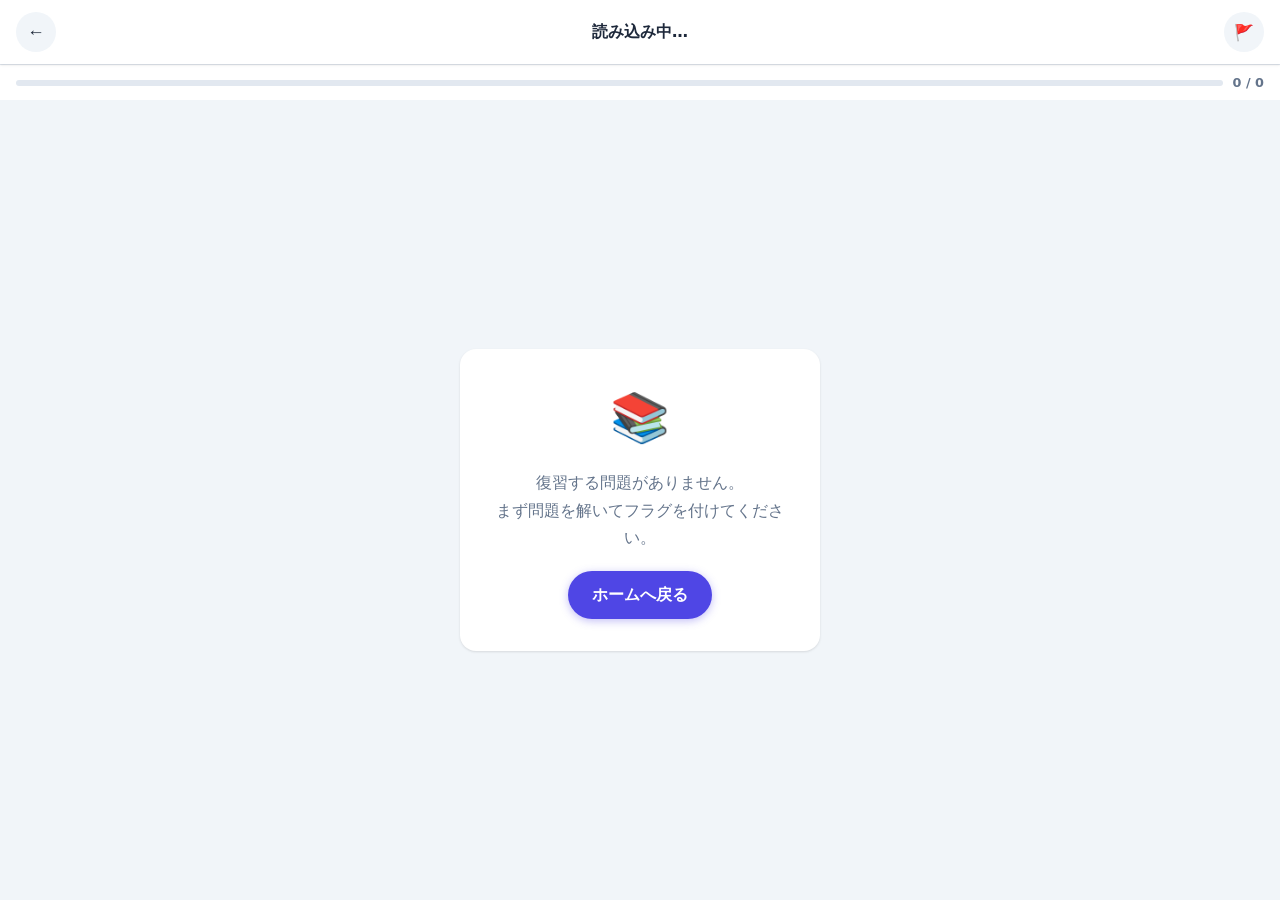
<file: quiz.html>
<!DOCTYPE html>
<html lang="ja">
<head>
  <meta charset="UTF-8" />
  <meta name="viewport" content="width=device-width, initial-scale=1.0" />
  <title>Phrase Master — クイズ</title>
  <link rel="stylesheet" href="css/style.css" />
</head>
<body class="quiz-page">

  <!-- ── Header ── -->
  <header class="quiz-header">
    <button id="btn-back" class="btn-icon" title="ホームへ戻る" aria-label="ホームへ戻る">←</button>
    <div class="quiz-title">
      <span id="theme-name">読み込み中…</span>
    </div>
    <button id="btn-flag" class="btn-icon btn-flag" title="フラグを付ける" aria-label="フラグを付ける">🚩</button>
  </header>

  <!-- ── Progress bar ── -->
  <div class="progress-wrap">
    <div class="progress-bar-outer">
      <div id="progress-bar" class="progress-bar-inner" style="width:0%"></div>
    </div>
    <span id="counter" class="counter-text">0 / 0</span>
  </div>

  <!-- ── Quiz content ── -->
  <main id="quiz" class="quiz-main">

    <!-- Japanese prompt -->
    <div class="card japanese-card">
      <div class="japanese-label">日本語</div>
      <div id="japanese" class="japanese-text">…</div>
    </div>

    <!-- Answer slots -->
    <div class="section-label">英語の答えを正しい順に並べてください</div>
    <div id="slots" class="slots-container" role="group" aria-label="回答スロット"></div>

    <!-- Inline feedback -->
    <div id="feedback" class="feedback" role="status" aria-live="polite"></div>

    <!-- Word bank -->
    <div class="section-label">単語を選んでください（タップで配置・配置済みをタップで戻す）</div>
    <div id="word-bank" class="word-bank" role="group" aria-label="単語バンク"></div>

    <!-- Action buttons -->
    <div class="quiz-actions">
      <button id="btn-skip" class="btn btn-secondary" style="display:none">正解を表示してスキップ</button>
      <button id="btn-replay" class="btn btn-secondary" style="display:none">🔊 もう一度聞く</button>
      <a id="btn-google" class="btn btn-google" target="_blank" rel="noopener noreferrer" style="display:none">🔍 検索</a>
      <button id="btn-next" class="btn btn-primary" style="display:none">次へ →</button>
    </div>

  </main>

  <!-- ── No questions message ── -->
  <div id="no-questions" class="no-questions" style="display:none">
    <div class="card" style="max-width:360px;width:100%;text-align:center;padding:32px 24px">
      <div class="no-q-icon">📚</div>
      <p style="color:var(--text-sub);margin-bottom:20px;line-height:1.7">
        復習する問題がありません。<br>
        まず問題を解いてフラグを付けてください。
      </p>
      <a href="index.html" class="btn btn-primary">ホームへ戻る</a>
    </div>
  </div>

  <!-- ── Results overlay ── -->
  <div id="results" class="results" style="display:none" role="dialog" aria-modal="true" aria-label="結果">
    <div class="results-card">
      <div class="results-icon">🎓</div>
      <h2>セッション完了！</h2>
      <div class="results-stats">
        <div class="result-stat">
          <span id="result-total" class="stat-num">0</span>
          <span class="stat-label">問</span>
        </div>
        <div class="result-stat success">
          <span id="result-correct" class="stat-num">0</span>
          <span class="stat-label">正解</span>
        </div>
        <div class="result-stat danger">
          <span id="result-wrong" class="stat-num">0</span>
          <span class="stat-label">不正解</span>
        </div>
      </div>
      <div class="results-actions">
        <button id="btn-home" class="btn btn-primary">ホームへ戻る</button>
        <button id="btn-review-flagged" class="btn btn-secondary" style="display:none">🚩 フラグ済みを復習</button>
      </div>
    </div>
  </div>

  <script src="js/storage.js"></script>
  <script src="js/tts.js"></script>
  <script src="js/quiz.js"></script>
</body>
</html>
</file>
<file: css/style.css>
/* ===================================================
   PHRASE MASTER — style.css
   =================================================== */

/* === RESET & BASE === */
*, *::before, *::after {
  box-sizing: border-box;
  margin: 0;
  padding: 0;
}

html {
  font-size: 16px;
  -webkit-text-size-adjust: 100%;
}

body {
  font-family: system-ui, -apple-system, 'Segoe UI', Roboto, sans-serif;
  background: var(--bg);
  color: var(--text);
  min-height: 100vh;
  line-height: 1.5;
}

/* === CSS VARIABLES === */
:root {
  --primary: #4F46E5;
  --primary-light: #EEF2FF;
  --primary-dark: #3730A3;
  --success: #10B981;
  --success-light: #D1FAE5;
  --success-border: #6EE7B7;
  --danger: #EF4444;
  --danger-light: #FEE2E2;
  --danger-border: #FCA5A5;
  --warning: #F59E0B;
  --warning-light: #FEF3C7;
  --gray: #94A3B8;
  --gray-light: #F1F5F9;
  --text: #1E293B;
  --text-sub: #64748B;
  --bg: #F1F5F9;
  --card: #FFFFFF;
  --border: #E2E8F0;
  --shadow: 0 1px 3px rgba(0, 0, 0, 0.08), 0 1px 2px rgba(0, 0, 0, 0.04);
  --shadow-md: 0 4px 6px rgba(0, 0, 0, 0.07), 0 2px 4px rgba(0, 0, 0, 0.05);
}

/* === CARD === */
.card {
  background: var(--card);
  border-radius: 16px;
  padding: 20px;
  box-shadow: var(--shadow);
}

/* === BUTTONS === */
.btn {
  display: inline-flex;
  align-items: center;
  justify-content: center;
  gap: 6px;
  padding: 12px 24px;
  border: none;
  border-radius: 999px;
  font-size: 1rem;
  font-weight: 600;
  cursor: pointer;
  transition: background 0.15s, transform 0.1s, box-shadow 0.15s;
  text-decoration: none;
  white-space: nowrap;
  -webkit-tap-highlight-color: transparent;
}

.btn:disabled {
  opacity: 0.45;
  cursor: not-allowed;
  transform: none !important;
}

.btn-primary {
  background: var(--primary);
  color: #fff;
  box-shadow: 0 2px 8px rgba(79, 70, 229, 0.35);
}
.btn-primary:hover:not(:disabled) {
  background: var(--primary-dark);
  transform: translateY(-1px);
  box-shadow: 0 4px 12px rgba(79, 70, 229, 0.4);
}
.btn-primary:active:not(:disabled) { transform: translateY(0); }

.btn-secondary {
  background: var(--gray-light);
  color: var(--text);
  border: 2px solid var(--border);
}
.btn-secondary:hover:not(:disabled) { background: var(--border); }

.btn-ghost {
  background: transparent;
  color: var(--text-sub);
  border: 1px solid var(--border);
}
.btn-ghost:hover:not(:disabled) {
  color: var(--danger);
  border-color: var(--danger);
  background: var(--danger-light);
}

.btn-sm { padding: 8px 16px; font-size: 0.875rem; }

.btn-icon {
  width: 40px;
  height: 40px;
  border: none;
  border-radius: 50%;
  background: var(--gray-light);
  cursor: pointer;
  display: flex;
  align-items: center;
  justify-content: center;
  font-size: 1.1rem;
  transition: background 0.15s;
  color: var(--text);
  text-decoration: none;
  flex-shrink: 0;
  -webkit-tap-highlight-color: transparent;
}
.btn-icon:hover { background: var(--border); }

/* ===================================================
   HOME PAGE
   =================================================== */
.home-page {
  background: var(--bg);
}

.home-header {
  background: linear-gradient(135deg, var(--primary) 0%, var(--primary-dark) 100%);
  color: #fff;
  padding: 32px 20px 28px;
  text-align: center;
}

.home-header h1 {
  font-size: 2rem;
  font-weight: 800;
  letter-spacing: -0.5px;
  margin-bottom: 4px;
}

.home-header p {
  font-size: 0.95rem;
  opacity: 0.85;
  font-weight: 400;
}

.home-main {
  max-width: 600px;
  margin: 0 auto;
  padding: 20px 16px 80px;
  display: flex;
  flex-direction: column;
  gap: 20px;
}

.section-title {
  font-size: 1rem;
  font-weight: 700;
  color: var(--text-sub);
  text-transform: uppercase;
  letter-spacing: 0.05em;
  margin-bottom: 12px;
}

/* === PROGRESS CARD === */
.progress-card {
  text-align: center;
}

.progress-card h2 {
  font-size: 1.1rem;
  margin-bottom: 16px;
  color: var(--text);
}

.chart-wrap {
  position: relative;
  max-width: 240px;
  margin: 0 auto 16px;
}

.chart-wrap canvas {
  display: block;
}

.chart-center {
  position: absolute;
  top: 42%;
  left: 50%;
  transform: translate(-50%, -50%);
  text-align: center;
  pointer-events: none;
  line-height: 1.1;
}

.chart-total-num {
  display: block;
  font-size: 2rem;
  font-weight: 800;
  color: var(--text);
}

.chart-total-label {
  font-size: 0.85rem;
  color: var(--text-sub);
}

.stats-row {
  display: flex;
  justify-content: center;
  gap: 16px;
  flex-wrap: wrap;
  margin-top: 8px;
}

.stat-item {
  display: flex;
  flex-direction: column;
  align-items: center;
  min-width: 70px;
}

.stat-num {
  font-size: 1.5rem;
  font-weight: 800;
  line-height: 1.1;
}

.stat-label {
  font-size: 0.8rem;
  color: var(--text-sub);
  margin-top: 2px;
}

.stat-item.unanswered .stat-num { color: var(--gray); }
.stat-item.correct .stat-num { color: var(--success); }
.stat-item.incorrect .stat-num { color: var(--danger); }

/* === THEME CARDS === */
.theme-list {
  display: flex;
  flex-direction: column;
  gap: 12px;
}

.theme-entry {
  display: flex;
  flex-direction: column;
  gap: 4px;
}

.btn-incomplete-link {
  align-self: flex-end;
  padding: 4px 14px;
  font-size: 0.8rem;
  font-weight: 600;
  color: var(--primary);
  text-decoration: none;
  border-radius: 999px;
  border: 1px solid transparent;
  transition: background 0.15s, border-color 0.15s;
  -webkit-tap-highlight-color: transparent;
}

.btn-incomplete-link:hover {
  background: var(--primary-light);
  border-color: var(--primary);
}

.theme-card {
  display: flex;
  align-items: center;
  gap: 16px;
  background: var(--card);
  border-radius: 14px;
  padding: 16px 18px;
  box-shadow: var(--shadow);
  text-decoration: none;
  color: var(--text);
  transition: box-shadow 0.15s, transform 0.15s;
  -webkit-tap-highlight-color: transparent;
}

.theme-card:hover {
  box-shadow: var(--shadow-md);
  transform: translateY(-2px);
}

.theme-card:active { transform: translateY(0); }

.theme-icon {
  font-size: 2rem;
  flex-shrink: 0;
  width: 48px;
  text-align: center;
}

.theme-info {
  flex: 1;
}

.theme-name {
  font-size: 1rem;
  font-weight: 700;
}

.theme-progress {
  font-size: 0.85rem;
  color: var(--text-sub);
  margin-top: 2px;
}

.theme-arrow {
  font-size: 1.4rem;
  color: var(--gray);
  flex-shrink: 0;
}

.review-card .theme-icon { font-size: 1.5rem; }

/* === RESET SECTION === */
.reset-section {
  text-align: center;
  padding-top: 8px;
}

/* ===================================================
   QUIZ PAGE
   =================================================== */
.quiz-page {
  background: var(--bg);
  display: flex;
  flex-direction: column;
  min-height: 100vh;
}

/* === QUIZ HEADER === */
.quiz-header {
  display: flex;
  align-items: center;
  gap: 12px;
  padding: 12px 16px;
  background: var(--card);
  box-shadow: var(--shadow);
  position: sticky;
  top: 0;
  z-index: 10;
}

.quiz-title {
  flex: 1;
  text-align: center;
  font-size: 1rem;
  font-weight: 700;
  color: var(--text);
  overflow: hidden;
  text-overflow: ellipsis;
  white-space: nowrap;
}

.btn-flag {
  font-size: 1rem;
}

.btn-flag.flagged {
  background: var(--warning-light);
  color: var(--warning);
}

/* === PROGRESS BAR === */
.progress-wrap {
  display: flex;
  align-items: center;
  gap: 10px;
  padding: 8px 16px;
  background: var(--card);
  border-top: 1px solid var(--border);
}

.progress-bar-outer {
  flex: 1;
  height: 6px;
  background: var(--border);
  border-radius: 999px;
  overflow: hidden;
}

.progress-bar-inner {
  height: 100%;
  background: linear-gradient(90deg, var(--primary) 0%, #818CF8 100%);
  border-radius: 999px;
  transition: width 0.4s ease;
  width: 0%;
}

.counter-text {
  font-size: 0.8rem;
  color: var(--text-sub);
  font-weight: 600;
  white-space: nowrap;
}

/* === QUIZ MAIN === */
.quiz-main {
  flex: 1;
  max-width: 600px;
  width: 100%;
  margin: 0 auto;
  padding: 16px 16px 100px;
  display: flex;
  flex-direction: column;
  gap: 16px;
}

/* === JAPANESE CARD === */
.japanese-card {
  text-align: center;
  padding: 20px;
}

.japanese-label {
  font-size: 0.75rem;
  font-weight: 700;
  text-transform: uppercase;
  letter-spacing: 0.08em;
  color: var(--text-sub);
  margin-bottom: 8px;
}

.japanese-text {
  font-size: 1.3rem;
  font-weight: 700;
  color: var(--text);
  line-height: 1.5;
}

/* === SLOTS SECTION === */
.section-label {
  font-size: 0.8rem;
  font-weight: 600;
  color: var(--text-sub);
  text-align: center;
}

.slots-container {
  display: flex;
  flex-wrap: wrap;
  gap: 8px;
  justify-content: center;
  padding: 4px 0;
  min-height: 52px;
}

.slot {
  min-width: 64px;
  height: 44px;
  border: 2px dashed var(--border);
  border-radius: 10px;
  display: flex;
  align-items: center;
  justify-content: center;
  padding: 0 14px;
  font-size: 0.95rem;
  font-weight: 600;
  transition: all 0.15s ease;
  user-select: none;
  white-space: nowrap;
}

.slot.empty {
  background: transparent;
}

.slot.filled {
  border-style: solid;
  border-color: var(--primary);
  background: var(--primary-light);
  cursor: pointer;
  color: var(--primary-dark);
}

.slot.filled:hover {
  background: #DDD6FE;
  border-color: var(--primary-dark);
}

.slot.correct {
  border-color: var(--success) !important;
  background: var(--success-light) !important;
  color: #065F46 !important;
  cursor: default;
}

.slot.wrong {
  border-color: var(--danger) !important;
  background: var(--danger-light) !important;
  color: #991B1B !important;
  animation: shake 0.3s ease;
}

.slot.revealed {
  border-color: var(--warning) !important;
  background: var(--warning-light) !important;
  color: #92400E !important;
  cursor: default;
}

@keyframes shake {
  0%, 100% { transform: translateX(0); }
  20% { transform: translateX(-4px); }
  40% { transform: translateX(4px); }
  60% { transform: translateX(-4px); }
  80% { transform: translateX(4px); }
}

/* === FEEDBACK === */
.feedback {
  min-height: 28px;
  text-align: center;
  font-size: 0.95rem;
  font-weight: 600;
  border-radius: 8px;
  padding: 0 8px;
  transition: all 0.2s;
}

.feedback.correct {
  color: #065F46;
  background: var(--success-light);
  padding: 8px 16px;
  animation: pop-in 0.25s ease;
}

.feedback.wrong {
  color: #991B1B;
  background: var(--danger-light);
  padding: 8px 16px;
}

.feedback.revealed {
  color: #92400E;
  background: var(--warning-light);
  padding: 8px 16px;
}

@keyframes pop-in {
  0% { transform: scale(0.9); opacity: 0.5; }
  60% { transform: scale(1.05); }
  100% { transform: scale(1); opacity: 1; }
}

/* === WORD BANK === */
.word-bank {
  display: flex;
  flex-wrap: wrap;
  gap: 8px;
  justify-content: center;
  padding: 8px 4px;
}

.word-btn {
  background: var(--card);
  border: 2px solid var(--border);
  border-radius: 999px;
  padding: 9px 18px;
  font-size: 0.95rem;
  font-weight: 600;
  cursor: pointer;
  transition: all 0.12s ease;
  color: var(--text);
  -webkit-tap-highlight-color: transparent;
  min-height: 42px;
}

.word-btn:hover:not(:disabled) {
  border-color: var(--primary);
  background: var(--primary-light);
  color: var(--primary-dark);
  transform: translateY(-1px);
}

.word-btn:active:not(:disabled) { transform: translateY(0); }

.word-btn.used {
  opacity: 0.25;
  pointer-events: none;
}

.word-btn:disabled {
  opacity: 0.3;
  cursor: not-allowed;
}

/* === QUIZ ACTIONS === */
.quiz-actions {
  display: flex;
  gap: 10px;
  justify-content: center;
  flex-wrap: wrap;
  padding-top: 4px;
}

.quiz-actions .btn {
  min-width: 130px;
}

.btn-google {
  background: #fff;
  color: #1a73e8;
  border: 1.5px solid #1a73e8;
  text-decoration: none;
  display: inline-flex;
  align-items: center;
  justify-content: center;
}

.btn-google:hover {
  background: #e8f0fe;
}

/* === NO QUESTIONS === */
.no-questions {
  flex: 1;
  display: flex;
  align-items: center;
  justify-content: center;
  padding: 32px 16px;
}

.no-questions .card {
  max-width: 360px;
  width: 100%;
  text-align: center;
  padding: 32px 24px;
}

.no-q-icon {
  font-size: 3rem;
  margin-bottom: 16px;
}

.no-questions p {
  color: var(--text-sub);
  margin-bottom: 20px;
  line-height: 1.7;
}

/* === RESULTS OVERLAY === */
.results {
  position: fixed;
  inset: 0;
  background: rgba(15, 23, 42, 0.6);
  display: flex;
  align-items: center;
  justify-content: center;
  padding: 20px;
  z-index: 100;
  animation: fade-in 0.25s ease;
}

@keyframes fade-in {
  from { opacity: 0; }
  to { opacity: 1; }
}

.results-card {
  background: var(--card);
  border-radius: 24px;
  padding: 32px 28px;
  max-width: 380px;
  width: 100%;
  text-align: center;
  box-shadow: 0 20px 40px rgba(0, 0, 0, 0.15);
  animation: slide-up 0.3s ease;
}

@keyframes slide-up {
  from { transform: translateY(20px); opacity: 0; }
  to { transform: translateY(0); opacity: 1; }
}

.results-icon {
  font-size: 3.5rem;
  margin-bottom: 12px;
}

.results-card h2 {
  font-size: 1.5rem;
  margin-bottom: 24px;
  color: var(--text);
}

.results-stats {
  display: flex;
  justify-content: center;
  gap: 20px;
  margin-bottom: 28px;
  padding: 20px;
  background: var(--gray-light);
  border-radius: 14px;
}

.result-stat {
  display: flex;
  flex-direction: column;
  align-items: center;
}

.result-stat .stat-num {
  font-size: 1.8rem;
  font-weight: 800;
  color: var(--text);
}

.result-stat .stat-label {
  font-size: 0.8rem;
  color: var(--text-sub);
  margin-top: 2px;
}

.result-stat.success .stat-num { color: var(--success); }
.result-stat.danger .stat-num { color: var(--danger); }

.results-actions {
  display: flex;
  flex-direction: column;
  gap: 10px;
}

.results-actions .btn {
  width: 100%;
}

/* ===================================================
   RESPONSIVE
   =================================================== */
@media (max-width: 400px) {
  .home-header h1 { font-size: 1.6rem; }
  .japanese-text { font-size: 1.15rem; }
  .slot { padding: 0 10px; min-width: 56px; font-size: 0.9rem; }
  .word-btn { padding: 8px 14px; font-size: 0.9rem; }
}

@media (min-width: 640px) {
  .quiz-main { padding: 24px 24px 100px; }
  .japanese-text { font-size: 1.4rem; }
  .slots-container { gap: 10px; }
}
</file>
